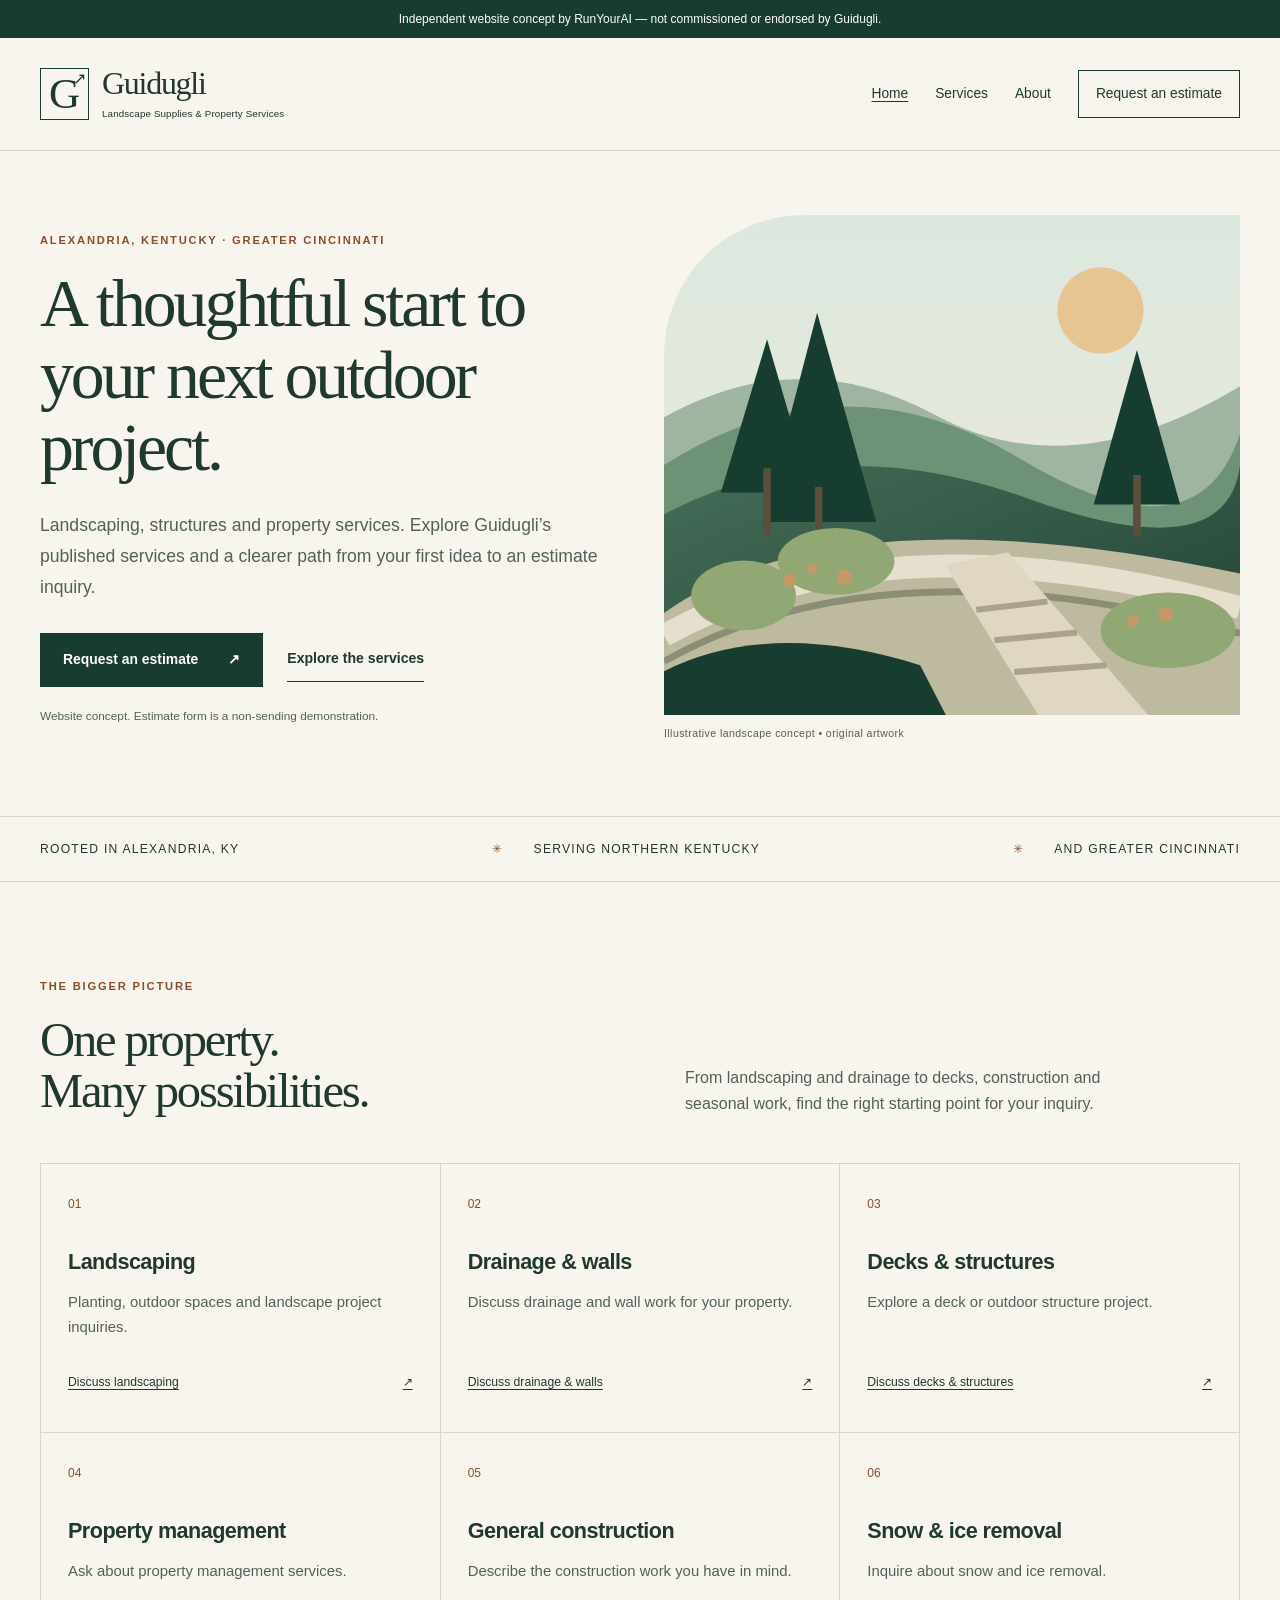
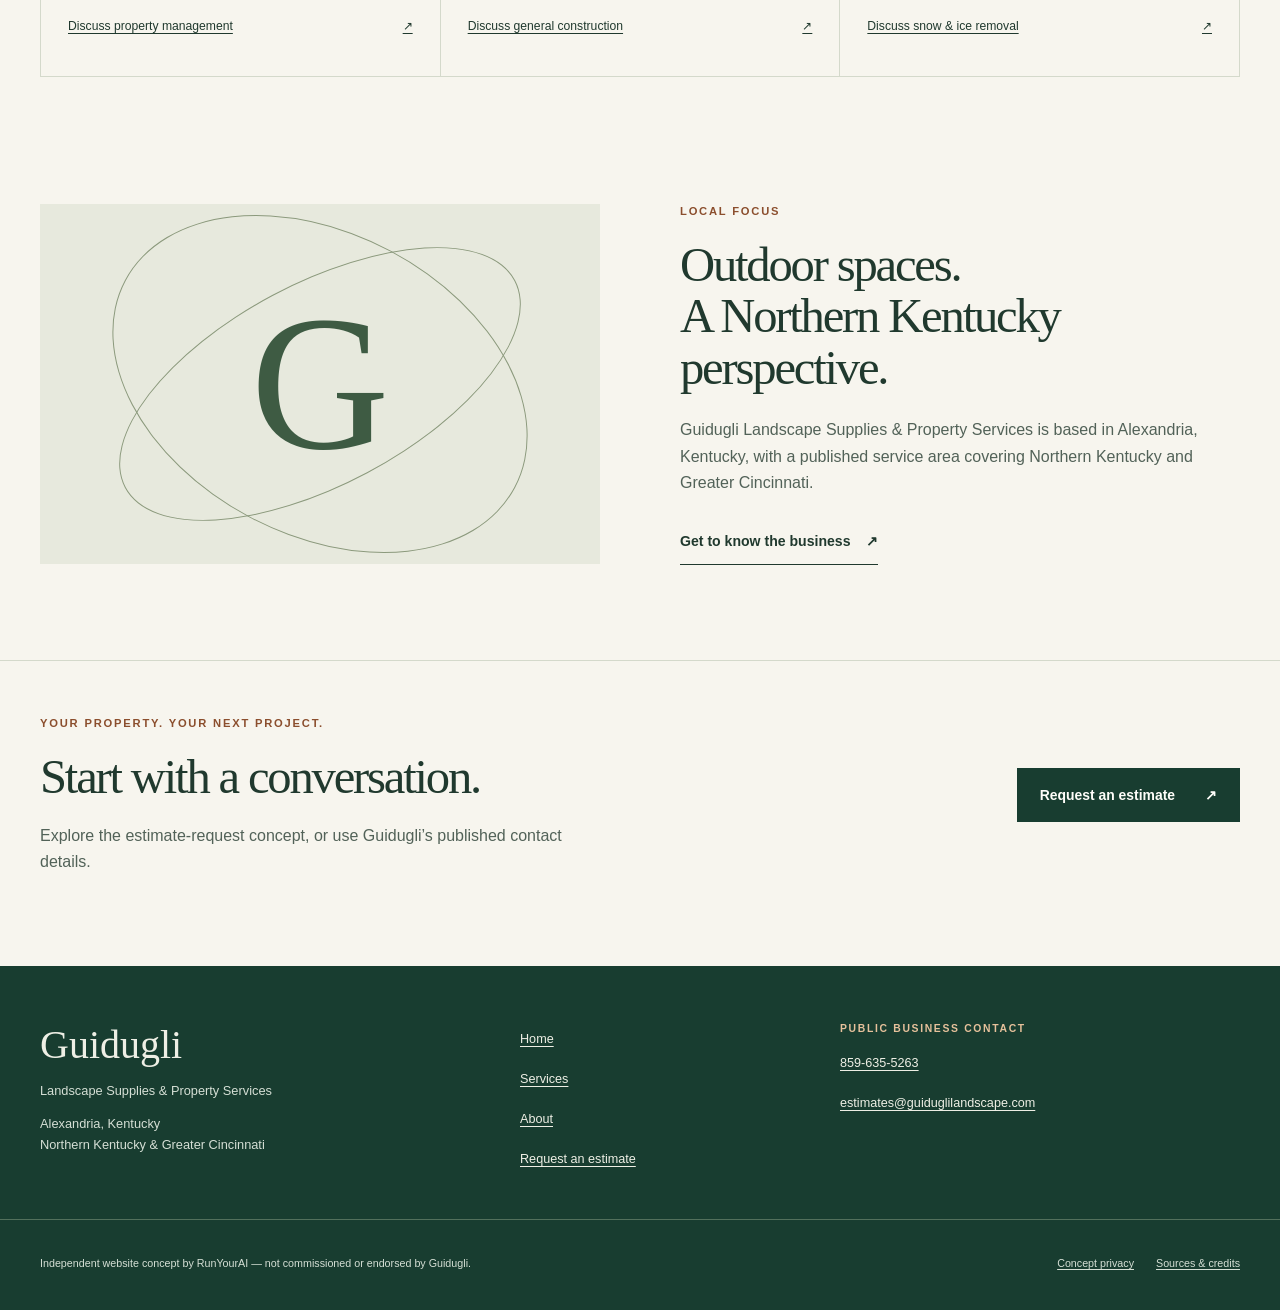
<file: index.html>
<!doctype html><html lang="en"><head><meta charset="utf-8"><meta name="viewport" content="width=device-width, initial-scale=1"><meta name="robots" content="noindex,nofollow"><meta name="description" content="An independent website concept for Guidugli Landscape Supplies & Property Services, serving Northern Kentucky and Greater Cincinnati."><meta name="theme-color" content="#183d30"><title>Landscape & Property Services in Northern Kentucky | Guidugli Concept by RunYourAI</title><link rel="stylesheet" href="style.css"><script defer src="script.js"></script></head><body><a class="skip-link" href="#main">Skip to content</a><div class="concept-notice">Independent website concept by RunYourAI — not commissioned or endorsed by Guidugli.</div><header class="site-header"><div class="wrap header-inner"><a class="brand" href="index.html" aria-label="Guidugli concept home"><span class="brand-mark" aria-hidden="true">G<span>↗</span></span><span><strong>Guidugli</strong><small>Landscape Supplies & Property Services</small></span></a><button class="nav-toggle" aria-controls="site-nav" aria-expanded="false" type="button">Menu <span aria-hidden="true">☰</span></button><nav aria-label="Main navigation"><ul class="nav-list" id="site-nav"><li><a href="index.html" aria-current="page">Home</a></li><li><a href="services.html">Services</a></li><li><a href="about.html">About</a></li><li><a href="request-estimate.html">Request an estimate</a></li></ul></nav></div></header><main id="main" tabindex="-1"><section class="hero wrap"><div class="hero-copy"><p class="eyebrow">Alexandria, Kentucky · Greater Cincinnati</p><h1>A thoughtful start to your next outdoor project.</h1><p class="lead">Landscaping, structures and property services. Explore Guidugli’s published services and a clearer path from your first idea to an estimate inquiry.</p><div class="actions"><a class="button" href="request-estimate.html">Request an estimate <span aria-hidden="true">↗</span></a><a class="text-link" href="services.html">Explore the services</a></div><p class="fine">Website concept. Estimate form is a non-sending demonstration.</p></div><figure class="landscape"><svg viewBox="0 0 760 660" role="img" aria-labelledby="landscape-title" xmlns="http://www.w3.org/2000/svg"><title id="landscape-title">Original illustrative landscape concept with layered garden beds, stone steps and trees; not a Guidugli project photograph</title><defs><linearGradient id="sky" x2="0" y2="1"><stop stop-color="#dce8df"/><stop offset="1" stop-color="#f0e8d8"/></linearGradient><linearGradient id="hill" x2="1" y2="1"><stop stop-color="#456d58"/><stop offset="1" stop-color="#203f32"/></linearGradient></defs><rect width="760" height="660" fill="url(#sky)"/><circle cx="576" cy="126" r="57" fill="#e7c593"/><path d="M0 267 Q180 167 358 264 T760 226 V660 H0Z" fill="#a0b5a1"/><path d="M0 330 Q235 180 469 321 T760 289 V660 H0Z" fill="#6e9276"/><path d="M0 395 Q217 279 480 374 T760 330 V660 H0Z" fill="url(#hill)"/><path d="M0 525 Q230 362 760 473 V660 H0Z" fill="#bdba9f"/><path d="M0 555 Q290 392 760 518" fill="none" stroke="#e6dfcd" stroke-width="30"/><path d="M0 589 Q290 426 760 552" fill="none" stroke="#8c8d75" stroke-width="9"/><path d="M494 660 L371 462 454 445 639 660Z" fill="#dfd6c3"/><g stroke="#aaa28f" stroke-width="8"><path d="M412 521L506 510M436 561L545 551M462 603L584 594"/></g><g fill="#173d30"><path d="M75 366L136 164 195 366Z"/><path d="M130 405L202 129 280 405Z"/><path d="M567 382L624 178 681 382Z"/></g><g stroke="#5b4e3c" stroke-width="10"><path d="M136 334V422M204 359V439M624 343V423"/></g><g fill="#91a774"><ellipse cx="105" cy="502" rx="69" ry="46"/><ellipse cx="227" cy="457" rx="77" ry="44"/><ellipse cx="665" cy="548" rx="89" ry="50"/></g><g fill="#c29967"><circle cx="166" cy="482" r="9"/><circle cx="196" cy="467" r="7"/><circle cx="238" cy="478" r="10"/><circle cx="619" cy="536" r="8"/><circle cx="662" cy="527" r="10"/></g><path d="M0 660V602Q139 532 338 594L372 660Z" fill="#183d30"/></svg><figcaption>Illustrative landscape concept • original artwork</figcaption></figure></section><section class="region"><div class="wrap region-inner"><span>Rooted in Alexandria, KY</span><span>Serving Northern Kentucky</span><span>And Greater Cincinnati</span></div></section><section class="section wrap"><div class="section-head"><div><p class="eyebrow">The bigger picture</p><h2>One property.<br>Many possibilities.</h2></div><p>From landscaping and drainage to decks, construction and seasonal work, find the right starting point for your inquiry.</p></div><div class="service-grid"><article class="service-card"><span class="number">01</span><h3>Landscaping</h3><p>Planting, outdoor spaces and landscape project inquiries.</p><a href="request-estimate.html?service=Landscaping">Discuss landscaping <span aria-hidden="true">↗</span></a></article><article class="service-card"><span class="number">02</span><h3>Drainage & walls</h3><p>Discuss drainage and wall work for your property.</p><a href="request-estimate.html?service=Drainage%20%26%20walls">Discuss drainage & walls <span aria-hidden="true">↗</span></a></article><article class="service-card"><span class="number">03</span><h3>Decks & structures</h3><p>Explore a deck or outdoor structure project.</p><a href="request-estimate.html?service=Decks%20%26%20structures">Discuss decks & structures <span aria-hidden="true">↗</span></a></article><article class="service-card"><span class="number">04</span><h3>Property management</h3><p>Ask about property management services.</p><a href="request-estimate.html?service=Property%20management">Discuss property management <span aria-hidden="true">↗</span></a></article><article class="service-card"><span class="number">05</span><h3>General construction</h3><p>Describe the construction work you have in mind.</p><a href="request-estimate.html?service=General%20construction">Discuss general construction <span aria-hidden="true">↗</span></a></article><article class="service-card"><span class="number">06</span><h3>Snow & ice removal</h3><p>Inquire about snow and ice removal.</p><a href="request-estimate.html?service=Snow%20%26%20ice%20removal">Discuss snow & ice removal <span aria-hidden="true">↗</span></a></article></div></section><section class="editorial wrap"><div class="line-art" aria-hidden="true"><span>G</span></div><div><p class="eyebrow">Local focus</p><h2>Outdoor spaces.<br>A Northern Kentucky perspective.</h2><p>Guidugli Landscape Supplies & Property Services is based in Alexandria, Kentucky, with a published service area covering Northern Kentucky and Greater Cincinnati.</p><a class="text-link" href="about.html">Get to know the business <span aria-hidden="true">↗</span></a></div></section><section class="closing wrap"><div><p class="eyebrow">Your property. Your next project.</p><h2>Start with a conversation.</h2><p>Explore the estimate-request concept, or use Guidugli’s published contact details.</p></div><a class="button" href="request-estimate.html">Request an estimate <span aria-hidden="true">↗</span></a></section></main><footer class="site-footer"><div class="wrap footer-main"><div><a class="footer-brand" href="index.html">Guidugli</a><p>Landscape Supplies & Property Services</p><p>Alexandria, Kentucky<br>Northern Kentucky & Greater Cincinnati</p></div><nav aria-label="Footer navigation"><a href="index.html">Home</a><a href="services.html">Services</a><a href="about.html">About</a><a href="request-estimate.html">Request an estimate</a></nav><div><p class="eyebrow">Public business contact</p><a href="tel:+18596355263">859-635-5263</a><a class="email-text" href="mailto:estimates@guiduglilandscape.com">estimates@guiduglilandscape.com</a></div></div><div class="wrap footer-bottom"><p>Independent website concept by RunYourAI — not commissioned or endorsed by Guidugli.</p><div><a href="privacy.html">Concept privacy</a><a href="credits.html">Sources & credits</a></div></div></footer></body></html>
</file>
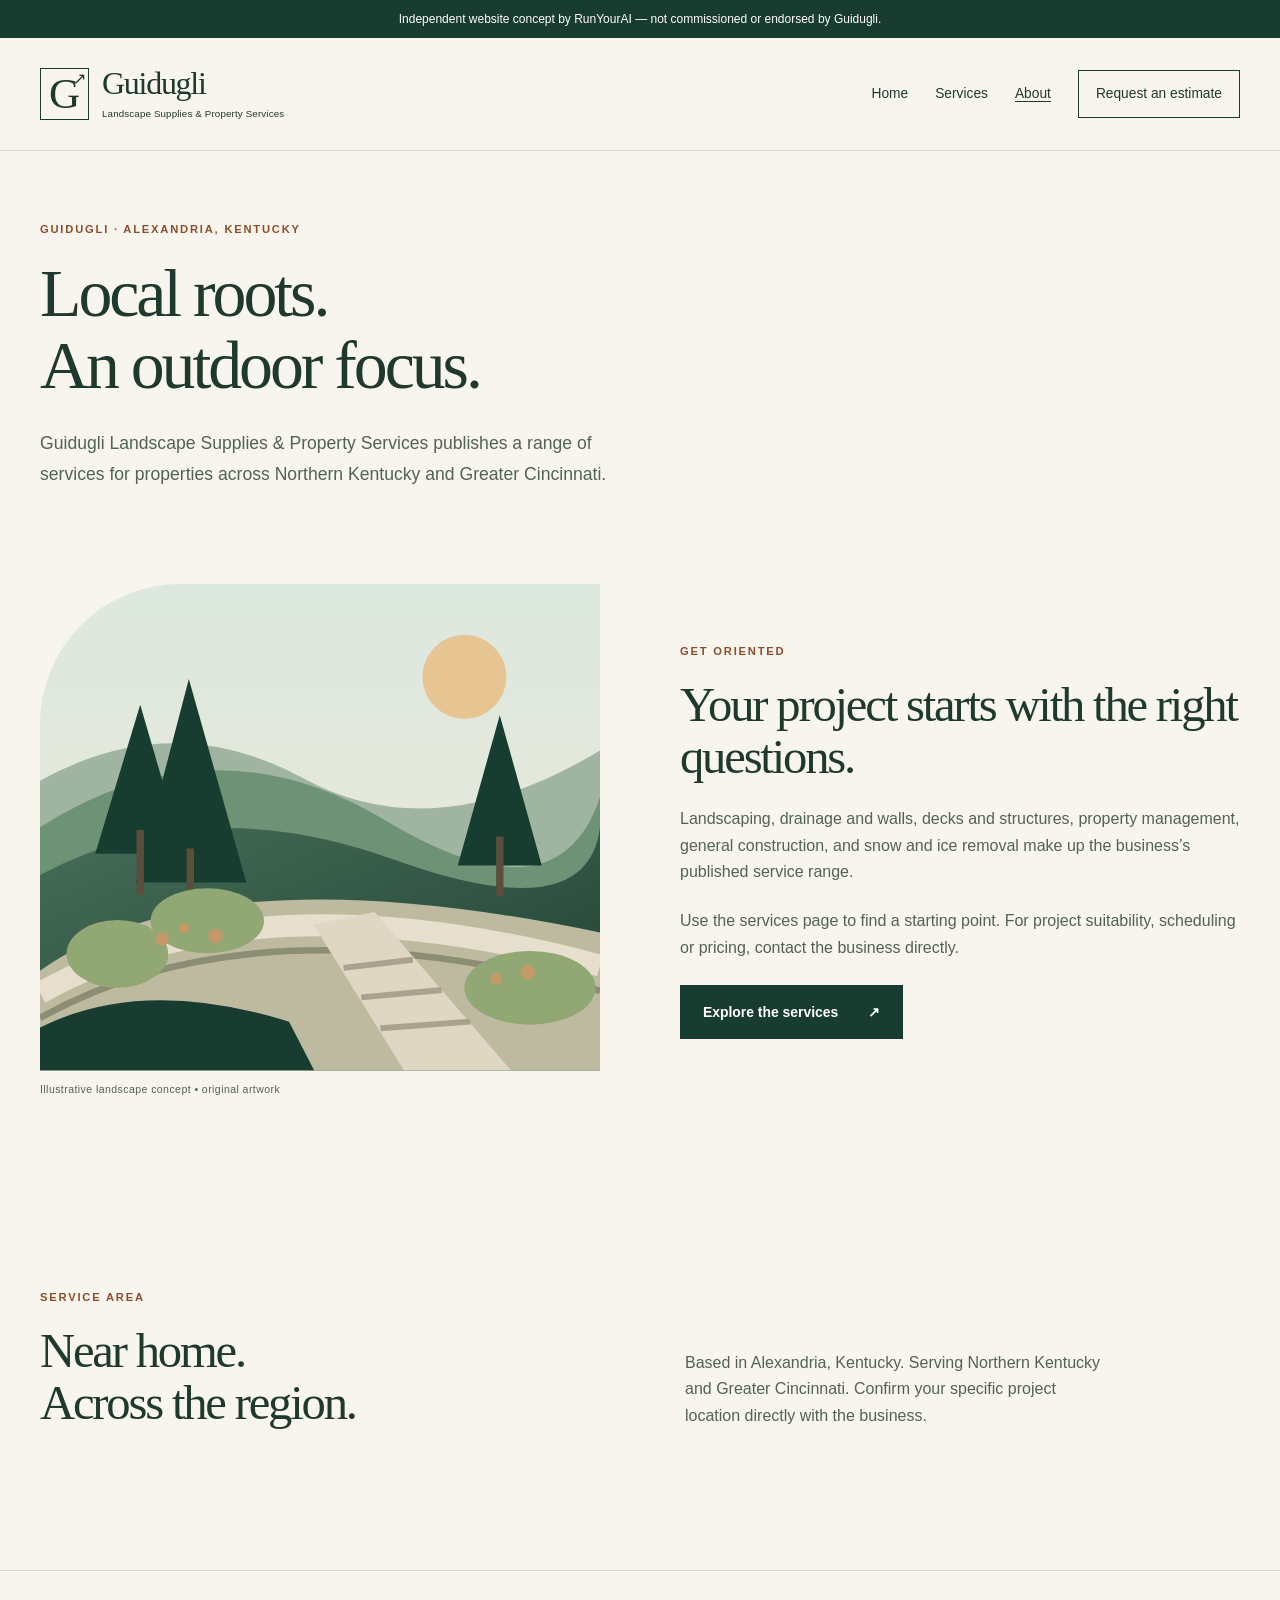
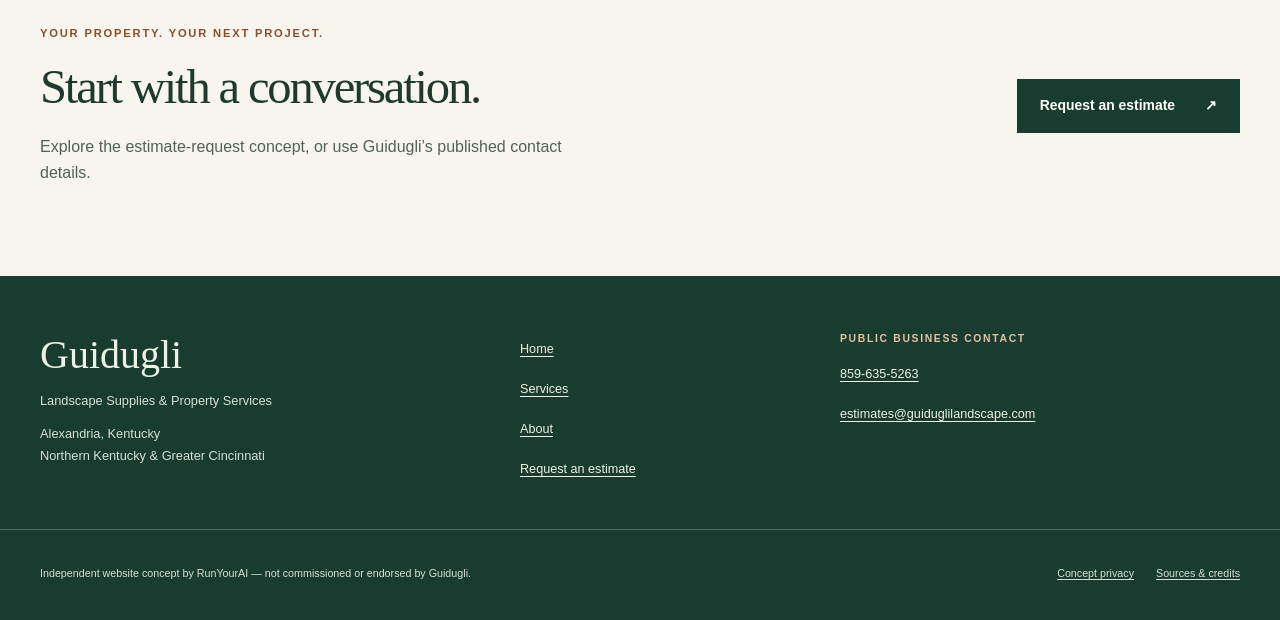
<file: about.html>
<!doctype html><html lang="en"><head><meta charset="utf-8"><meta name="viewport" content="width=device-width, initial-scale=1"><meta name="robots" content="noindex,nofollow"><meta name="description" content="Guidugli Landscape Supplies & Property Services is based in Alexandria, Kentucky and serves Northern Kentucky and Greater Cincinnati."><meta name="theme-color" content="#183d30"><title>About & Service Area | Guidugli Concept by RunYourAI</title><link rel="stylesheet" href="style.css"><script defer src="script.js"></script></head><body><a class="skip-link" href="#main">Skip to content</a><div class="concept-notice">Independent website concept by RunYourAI — not commissioned or endorsed by Guidugli.</div><header class="site-header"><div class="wrap header-inner"><a class="brand" href="index.html" aria-label="Guidugli concept home"><span class="brand-mark" aria-hidden="true">G<span>↗</span></span><span><strong>Guidugli</strong><small>Landscape Supplies & Property Services</small></span></a><button class="nav-toggle" aria-controls="site-nav" aria-expanded="false" type="button">Menu <span aria-hidden="true">☰</span></button><nav aria-label="Main navigation"><ul class="nav-list" id="site-nav"><li><a href="index.html">Home</a></li><li><a href="services.html">Services</a></li><li><a href="about.html" aria-current="page">About</a></li><li><a href="request-estimate.html">Request an estimate</a></li></ul></nav></div></header><main id="main" tabindex="-1"><section class="page-hero wrap"><p class="eyebrow">Guidugli · Alexandria, Kentucky</p><h1>Local roots.<br>An outdoor focus.</h1><p class="lead">Guidugli Landscape Supplies & Property Services publishes a range of services for properties across Northern Kentucky and Greater Cincinnati.</p></section><section class="editorial wrap"><figure class="landscape"><svg viewBox="0 0 760 660" role="img" aria-labelledby="landscape-title" xmlns="http://www.w3.org/2000/svg"><title id="landscape-title">Original illustrative landscape concept with layered garden beds, stone steps and trees; not a Guidugli project photograph</title><defs><linearGradient id="sky" x2="0" y2="1"><stop stop-color="#dce8df"/><stop offset="1" stop-color="#f0e8d8"/></linearGradient><linearGradient id="hill" x2="1" y2="1"><stop stop-color="#456d58"/><stop offset="1" stop-color="#203f32"/></linearGradient></defs><rect width="760" height="660" fill="url(#sky)"/><circle cx="576" cy="126" r="57" fill="#e7c593"/><path d="M0 267 Q180 167 358 264 T760 226 V660 H0Z" fill="#a0b5a1"/><path d="M0 330 Q235 180 469 321 T760 289 V660 H0Z" fill="#6e9276"/><path d="M0 395 Q217 279 480 374 T760 330 V660 H0Z" fill="url(#hill)"/><path d="M0 525 Q230 362 760 473 V660 H0Z" fill="#bdba9f"/><path d="M0 555 Q290 392 760 518" fill="none" stroke="#e6dfcd" stroke-width="30"/><path d="M0 589 Q290 426 760 552" fill="none" stroke="#8c8d75" stroke-width="9"/><path d="M494 660 L371 462 454 445 639 660Z" fill="#dfd6c3"/><g stroke="#aaa28f" stroke-width="8"><path d="M412 521L506 510M436 561L545 551M462 603L584 594"/></g><g fill="#173d30"><path d="M75 366L136 164 195 366Z"/><path d="M130 405L202 129 280 405Z"/><path d="M567 382L624 178 681 382Z"/></g><g stroke="#5b4e3c" stroke-width="10"><path d="M136 334V422M204 359V439M624 343V423"/></g><g fill="#91a774"><ellipse cx="105" cy="502" rx="69" ry="46"/><ellipse cx="227" cy="457" rx="77" ry="44"/><ellipse cx="665" cy="548" rx="89" ry="50"/></g><g fill="#c29967"><circle cx="166" cy="482" r="9"/><circle cx="196" cy="467" r="7"/><circle cx="238" cy="478" r="10"/><circle cx="619" cy="536" r="8"/><circle cx="662" cy="527" r="10"/></g><path d="M0 660V602Q139 532 338 594L372 660Z" fill="#183d30"/></svg><figcaption>Illustrative landscape concept • original artwork</figcaption></figure><div><p class="eyebrow">Get oriented</p><h2>Your project starts with the right questions.</h2><p>Landscaping, drainage and walls, decks and structures, property management, general construction, and snow and ice removal make up the business’s published service range.</p><p>Use the services page to find a starting point. For project suitability, scheduling or pricing, contact the business directly.</p><a class="button" href="services.html">Explore the services <span aria-hidden="true">↗</span></a></div></section><section class="section wrap"><div class="section-head"><div><p class="eyebrow">Service area</p><h2>Near home.<br>Across the region.</h2></div><p>Based in Alexandria, Kentucky. Serving Northern Kentucky and Greater Cincinnati. Confirm your specific project location directly with the business.</p></div></section><section class="closing wrap"><div><p class="eyebrow">Your property. Your next project.</p><h2>Start with a conversation.</h2><p>Explore the estimate-request concept, or use Guidugli’s published contact details.</p></div><a class="button" href="request-estimate.html">Request an estimate <span aria-hidden="true">↗</span></a></section></main><footer class="site-footer"><div class="wrap footer-main"><div><a class="footer-brand" href="index.html">Guidugli</a><p>Landscape Supplies & Property Services</p><p>Alexandria, Kentucky<br>Northern Kentucky & Greater Cincinnati</p></div><nav aria-label="Footer navigation"><a href="index.html">Home</a><a href="services.html">Services</a><a href="about.html">About</a><a href="request-estimate.html">Request an estimate</a></nav><div><p class="eyebrow">Public business contact</p><a href="tel:+18596355263">859-635-5263</a><a class="email-text" href="mailto:estimates@guiduglilandscape.com">estimates@guiduglilandscape.com</a></div></div><div class="wrap footer-bottom"><p>Independent website concept by RunYourAI — not commissioned or endorsed by Guidugli.</p><div><a href="privacy.html">Concept privacy</a><a href="credits.html">Sources & credits</a></div></div></footer></body></html>
</file>
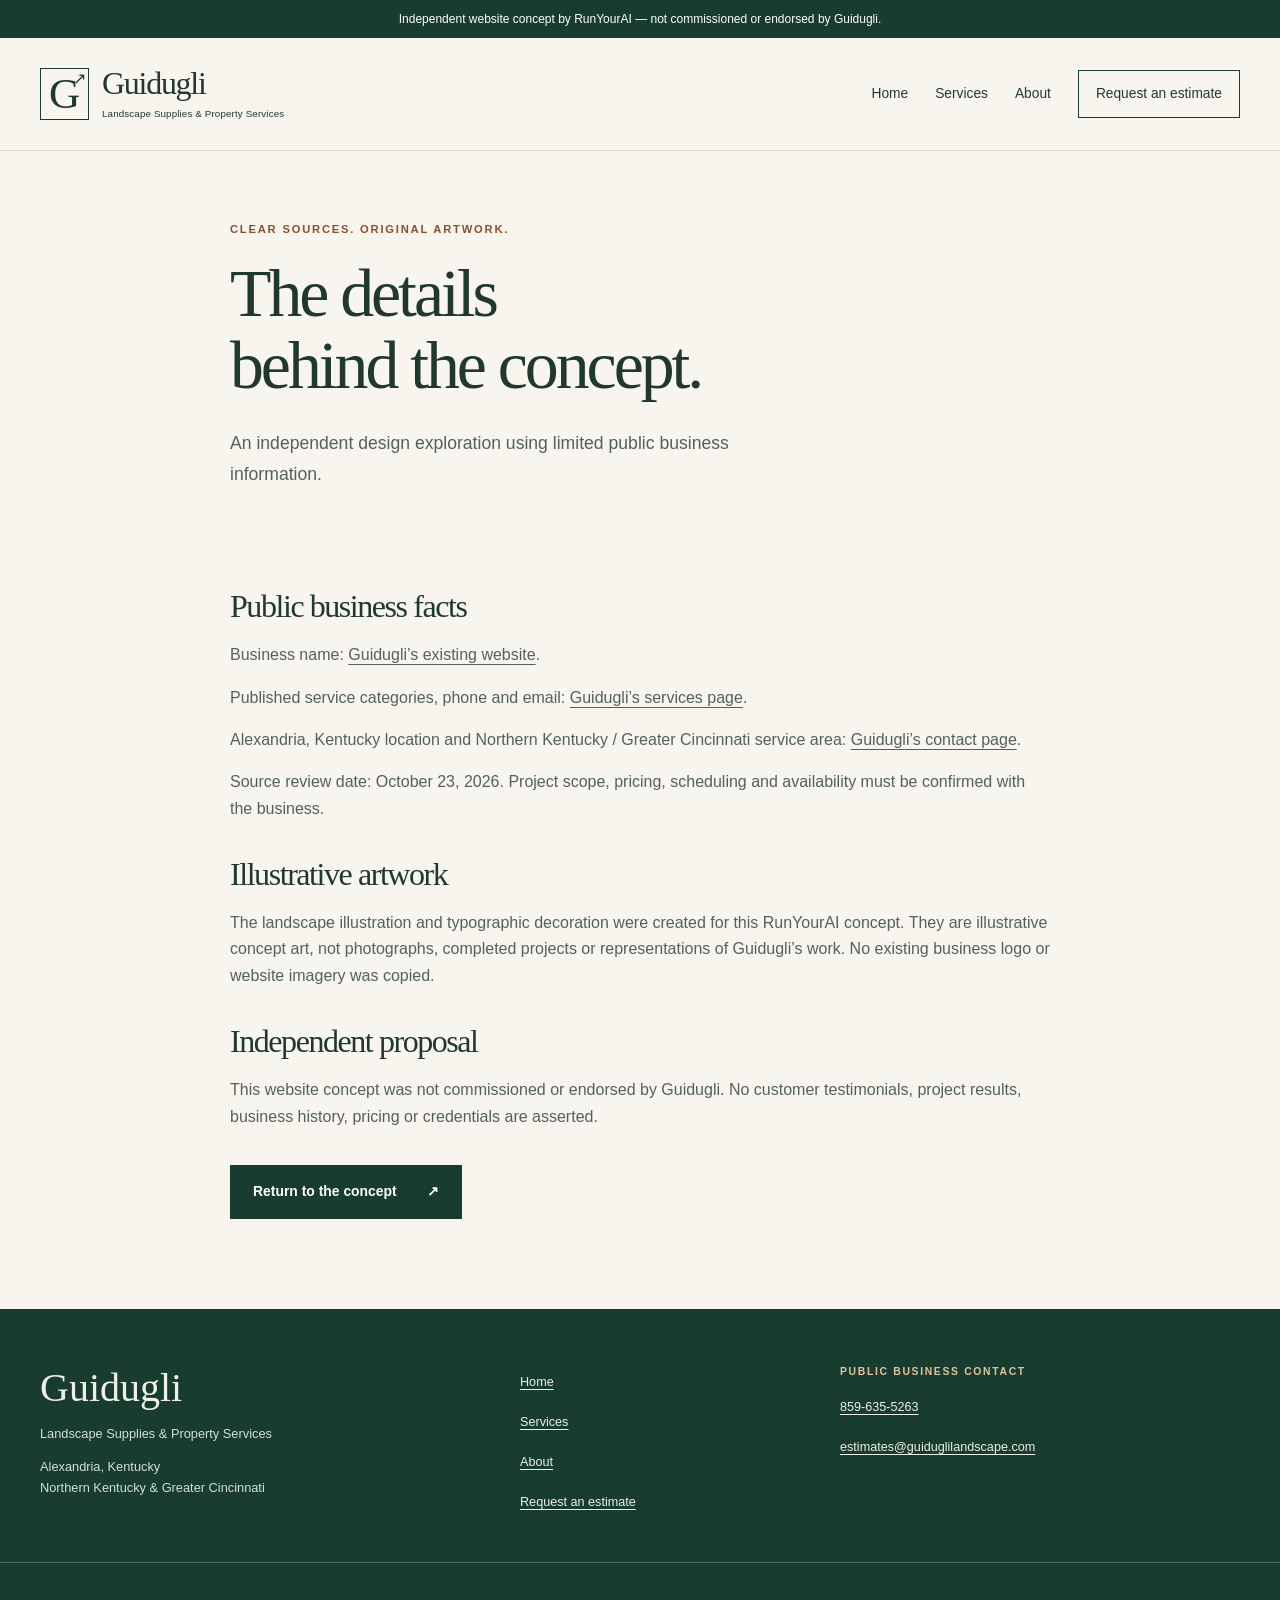
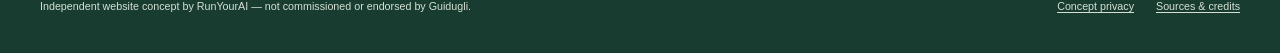
<file: credits.html>
<!doctype html><html lang="en"><head><meta charset="utf-8"><meta name="viewport" content="width=device-width, initial-scale=1"><meta name="robots" content="noindex,nofollow"><meta name="description" content="Public source information and original artwork credits for this independent Guidugli website concept by RunYourAI."><meta name="theme-color" content="#183d30"><title>Sources & Artwork Credits | Guidugli Concept by RunYourAI</title><link rel="stylesheet" href="style.css"><script defer src="script.js"></script></head><body><a class="skip-link" href="#main">Skip to content</a><div class="concept-notice">Independent website concept by RunYourAI — not commissioned or endorsed by Guidugli.</div><header class="site-header"><div class="wrap header-inner"><a class="brand" href="index.html" aria-label="Guidugli concept home"><span class="brand-mark" aria-hidden="true">G<span>↗</span></span><span><strong>Guidugli</strong><small>Landscape Supplies & Property Services</small></span></a><button class="nav-toggle" aria-controls="site-nav" aria-expanded="false" type="button">Menu <span aria-hidden="true">☰</span></button><nav aria-label="Main navigation"><ul class="nav-list" id="site-nav"><li><a href="index.html">Home</a></li><li><a href="services.html">Services</a></li><li><a href="about.html">About</a></li><li><a href="request-estimate.html">Request an estimate</a></li></ul></nav></div></header><main id="main" tabindex="-1"><section class="page-hero wrap narrow"><p class="eyebrow">Clear sources. Original artwork.</p><h1>The details<br>behind the concept.</h1><p class="lead">An independent design exploration using limited public business information.</p></section><section class="prose wrap narrow"><h2>Public business facts</h2><p>Business name: <a href="https://guiduglilandscape.com/" rel="noopener noreferrer">Guidugli’s existing website</a>.</p><p>Published service categories, phone and email: <a href="https://guiduglilandscape.com/services/" rel="noopener noreferrer">Guidugli’s services page</a>.</p><p>Alexandria, Kentucky location and Northern Kentucky / Greater Cincinnati service area: <a href="https://guiduglilandscape.com/contact/" rel="noopener noreferrer">Guidugli’s contact page</a>.</p><p>Source review date: October 23, 2026. Project scope, pricing, scheduling and availability must be confirmed with the business.</p><h2>Illustrative artwork</h2><p>The landscape illustration and typographic decoration were created for this RunYourAI concept. They are illustrative concept art, not photographs, completed projects or representations of Guidugli’s work. No existing business logo or website imagery was copied.</p><h2>Independent proposal</h2><p>This website concept was not commissioned or endorsed by Guidugli. No customer testimonials, project results, business history, pricing or credentials are asserted.</p><a class="button" href="index.html">Return to the concept <span aria-hidden="true">↗</span></a></section></main><footer class="site-footer"><div class="wrap footer-main"><div><a class="footer-brand" href="index.html">Guidugli</a><p>Landscape Supplies & Property Services</p><p>Alexandria, Kentucky<br>Northern Kentucky & Greater Cincinnati</p></div><nav aria-label="Footer navigation"><a href="index.html">Home</a><a href="services.html">Services</a><a href="about.html">About</a><a href="request-estimate.html">Request an estimate</a></nav><div><p class="eyebrow">Public business contact</p><a href="tel:+18596355263">859-635-5263</a><a class="email-text" href="mailto:estimates@guiduglilandscape.com">estimates@guiduglilandscape.com</a></div></div><div class="wrap footer-bottom"><p>Independent website concept by RunYourAI — not commissioned or endorsed by Guidugli.</p><div><a href="privacy.html">Concept privacy</a><a href="credits.html">Sources & credits</a></div></div></footer></body></html>
</file>
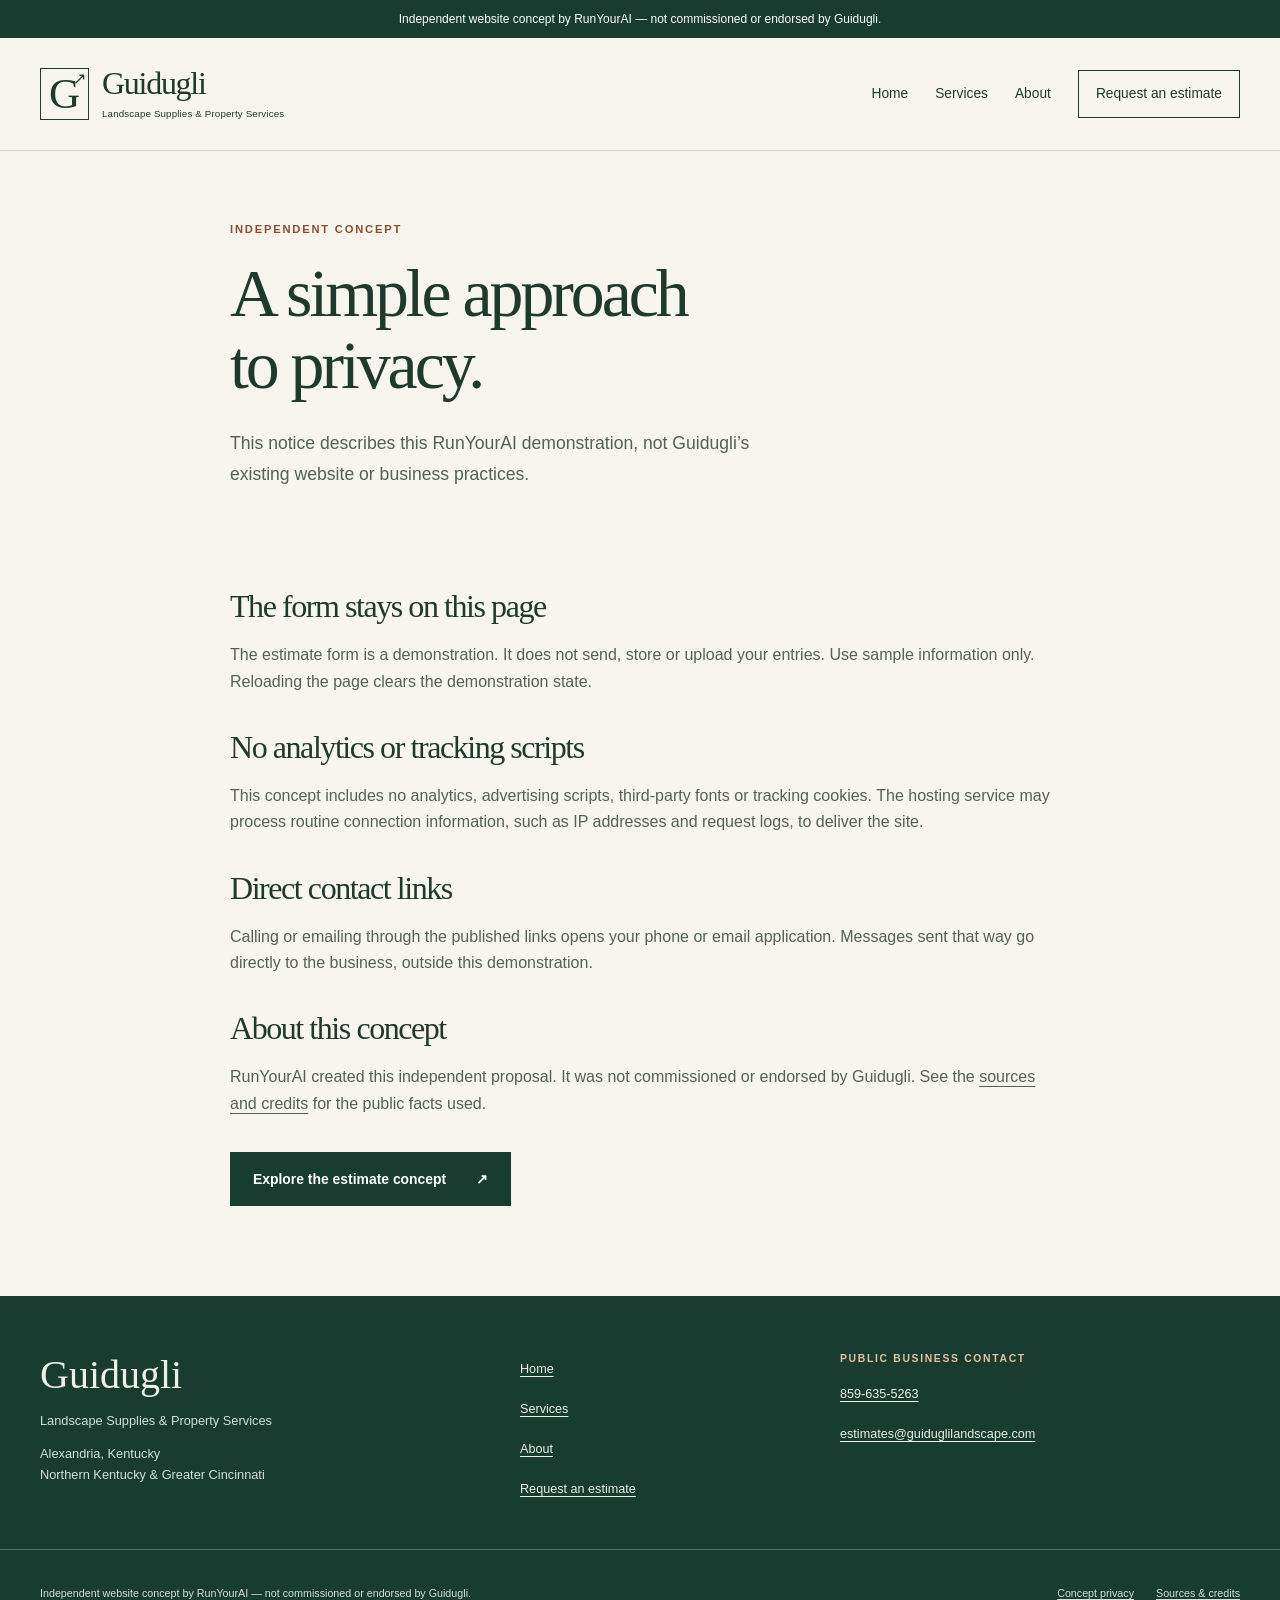
<file: privacy.html>
<!doctype html><html lang="en"><head><meta charset="utf-8"><meta name="viewport" content="width=device-width, initial-scale=1"><meta name="robots" content="noindex,nofollow"><meta name="description" content="Privacy information for this independent, non-sending RunYourAI website concept."><meta name="theme-color" content="#183d30"><title>Concept Privacy Notice | Guidugli Concept by RunYourAI</title><link rel="stylesheet" href="style.css"><script defer src="script.js"></script></head><body><a class="skip-link" href="#main">Skip to content</a><div class="concept-notice">Independent website concept by RunYourAI — not commissioned or endorsed by Guidugli.</div><header class="site-header"><div class="wrap header-inner"><a class="brand" href="index.html" aria-label="Guidugli concept home"><span class="brand-mark" aria-hidden="true">G<span>↗</span></span><span><strong>Guidugli</strong><small>Landscape Supplies & Property Services</small></span></a><button class="nav-toggle" aria-controls="site-nav" aria-expanded="false" type="button">Menu <span aria-hidden="true">☰</span></button><nav aria-label="Main navigation"><ul class="nav-list" id="site-nav"><li><a href="index.html">Home</a></li><li><a href="services.html">Services</a></li><li><a href="about.html">About</a></li><li><a href="request-estimate.html">Request an estimate</a></li></ul></nav></div></header><main id="main" tabindex="-1"><section class="page-hero wrap narrow"><p class="eyebrow">Independent concept</p><h1>A simple approach<br>to privacy.</h1><p class="lead">This notice describes this RunYourAI demonstration, not Guidugli’s existing website or business practices.</p></section><section class="prose wrap narrow"><h2>The form stays on this page</h2><p>The estimate form is a demonstration. It does not send, store or upload your entries. Use sample information only. Reloading the page clears the demonstration state.</p><h2>No analytics or tracking scripts</h2><p>This concept includes no analytics, advertising scripts, third-party fonts or tracking cookies. The hosting service may process routine connection information, such as IP addresses and request logs, to deliver the site.</p><h2>Direct contact links</h2><p>Calling or emailing through the published links opens your phone or email application. Messages sent that way go directly to the business, outside this demonstration.</p><h2>About this concept</h2><p>RunYourAI created this independent proposal. It was not commissioned or endorsed by Guidugli. See the <a href="credits.html">sources and credits</a> for the public facts used.</p><a class="button" href="request-estimate.html">Explore the estimate concept <span aria-hidden="true">↗</span></a></section></main><footer class="site-footer"><div class="wrap footer-main"><div><a class="footer-brand" href="index.html">Guidugli</a><p>Landscape Supplies & Property Services</p><p>Alexandria, Kentucky<br>Northern Kentucky & Greater Cincinnati</p></div><nav aria-label="Footer navigation"><a href="index.html">Home</a><a href="services.html">Services</a><a href="about.html">About</a><a href="request-estimate.html">Request an estimate</a></nav><div><p class="eyebrow">Public business contact</p><a href="tel:+18596355263">859-635-5263</a><a class="email-text" href="mailto:estimates@guiduglilandscape.com">estimates@guiduglilandscape.com</a></div></div><div class="wrap footer-bottom"><p>Independent website concept by RunYourAI — not commissioned or endorsed by Guidugli.</p><div><a href="privacy.html">Concept privacy</a><a href="credits.html">Sources & credits</a></div></div></footer></body></html>
</file>
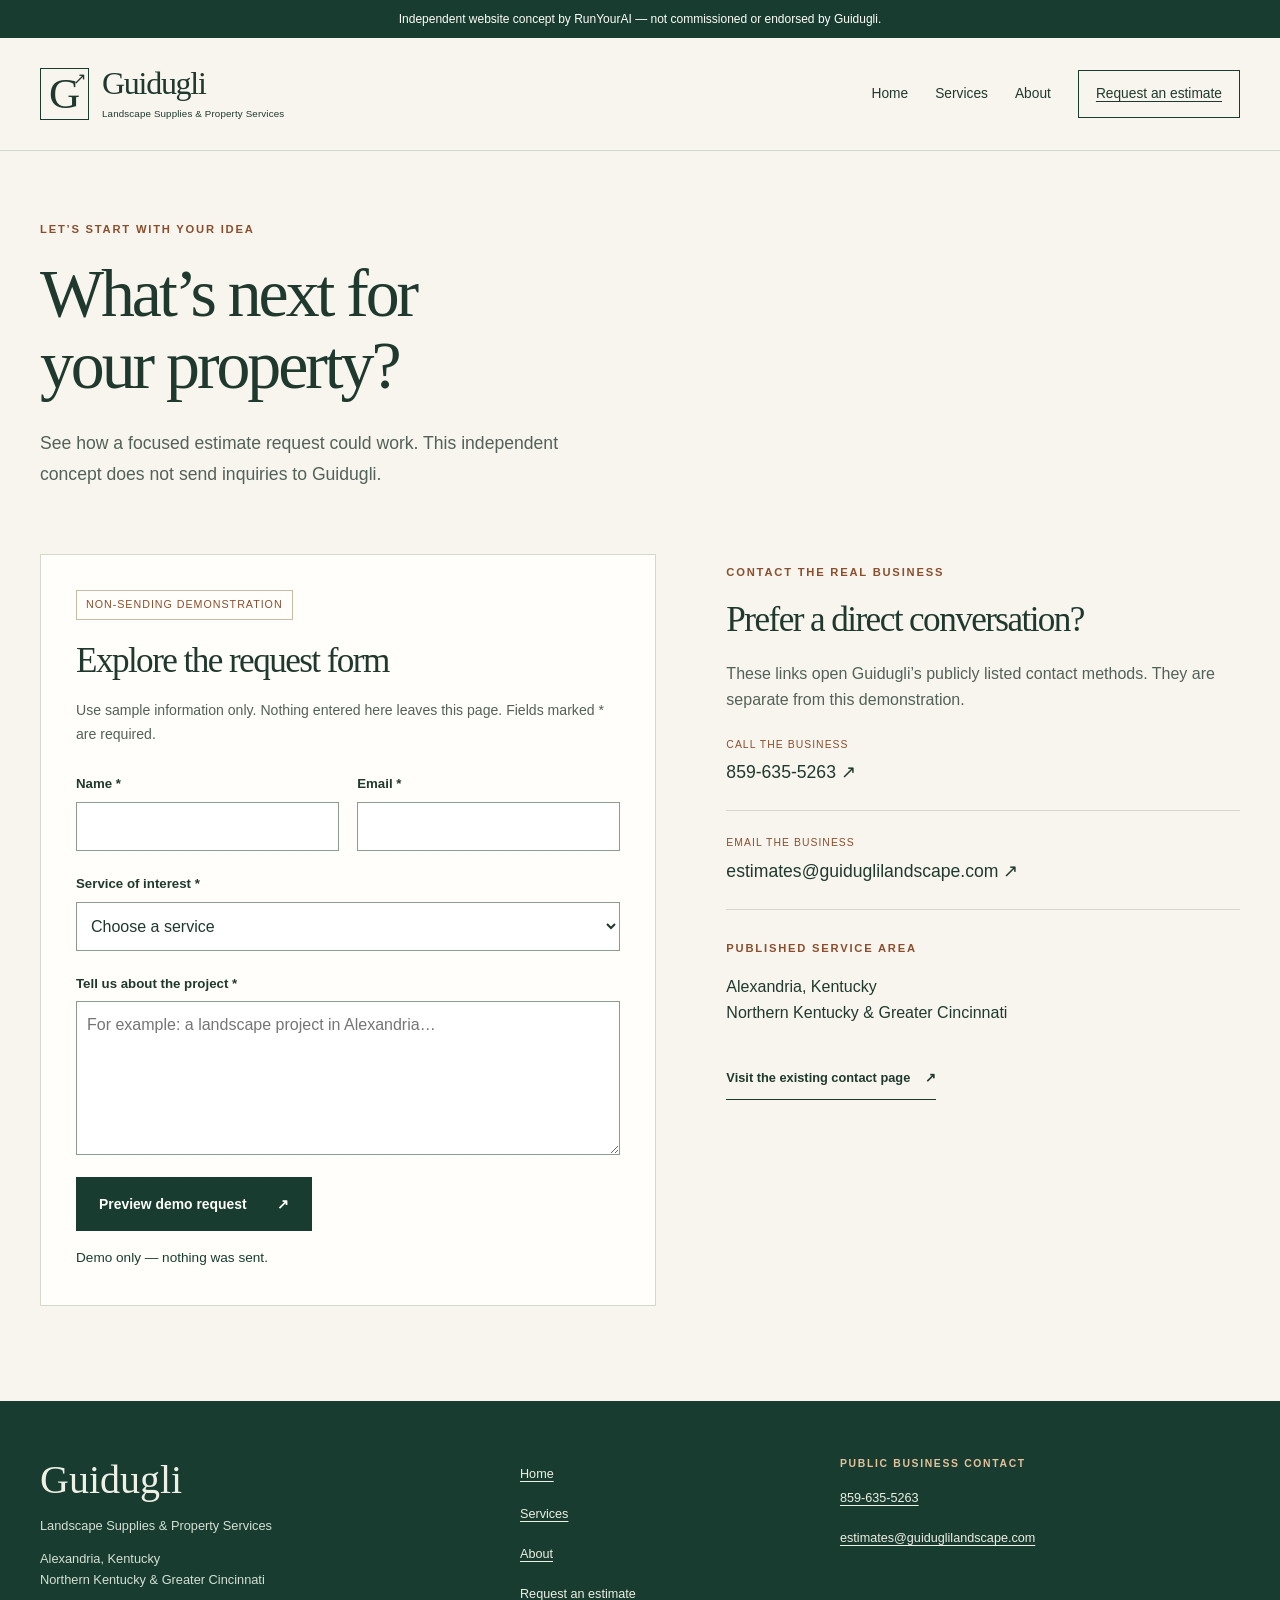
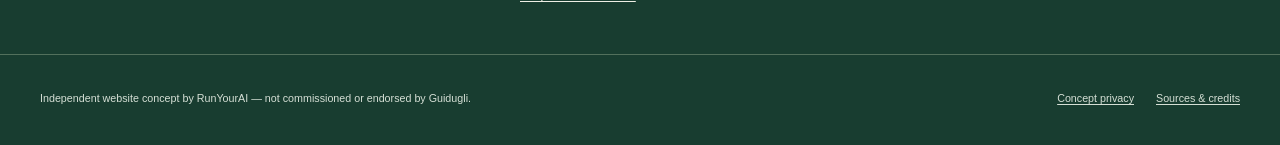
<file: request-estimate.html>
<!doctype html><html lang="en"><head><meta charset="utf-8"><meta name="viewport" content="width=device-width, initial-scale=1"><meta name="robots" content="noindex,nofollow"><meta name="description" content="Try a clearly labeled non-sending estimate form concept, or access Guidugli’s published phone and email contact details."><meta name="theme-color" content="#183d30"><title>Request an Estimate — Demo | Guidugli Concept by RunYourAI</title><link rel="stylesheet" href="style.css"><script defer src="script.js"></script></head><body><a class="skip-link" href="#main">Skip to content</a><div class="concept-notice">Independent website concept by RunYourAI — not commissioned or endorsed by Guidugli.</div><header class="site-header"><div class="wrap header-inner"><a class="brand" href="index.html" aria-label="Guidugli concept home"><span class="brand-mark" aria-hidden="true">G<span>↗</span></span><span><strong>Guidugli</strong><small>Landscape Supplies & Property Services</small></span></a><button class="nav-toggle" aria-controls="site-nav" aria-expanded="false" type="button">Menu <span aria-hidden="true">☰</span></button><nav aria-label="Main navigation"><ul class="nav-list" id="site-nav"><li><a href="index.html">Home</a></li><li><a href="services.html">Services</a></li><li><a href="about.html">About</a></li><li><a href="request-estimate.html" aria-current="page">Request an estimate</a></li></ul></nav></div></header><main id="main" tabindex="-1"><section class="page-hero wrap"><p class="eyebrow">Let’s start with your idea</p><h1>What’s next for<br>your property?</h1><p class="lead">See how a focused estimate request could work. This independent concept does not send inquiries to Guidugli.</p></section><section class="contact-layout wrap"><div class="form-card"><div class="demo-label">Non-sending demonstration</div><h2>Explore the request form</h2><p id="form-help">Use sample information only. Nothing entered here leaves this page. Fields marked * are required.</p><form id="estimate-form" aria-describedby="form-help"><div class="form-row"><div><label for="name">Name *</label><input id="name" name="name" autocomplete="off" required maxlength="100"></div><div><label for="email">Email *</label><input id="email" name="email" type="email" autocomplete="off" required maxlength="150"></div></div><label for="service">Service of interest *</label><select id="service" name="service" required><option value="">Choose a service</option><option>Landscaping</option><option>Drainage & walls</option><option>Decks & structures</option><option>Property management</option><option>General construction</option><option>Snow & ice removal</option><option>Not sure yet</option></select><label for="project">Tell us about the project *</label><textarea id="project" name="project" rows="5" required maxlength="2500" placeholder="For example: a landscape project in Alexandria…"></textarea><button class="button" type="submit">Preview demo request <span aria-hidden="true">↗</span></button><p class="form-status" id="form-status" role="status" tabindex="-1">Demo only — nothing was sent.</p></form></div><aside class="contact-aside"><p class="eyebrow">Contact the real business</p><h2>Prefer a direct conversation?</h2><p>These links open Guidugli’s publicly listed contact methods. They are separate from this demonstration.</p><a class="contact-link" href="tel:+18596355263"><small>Call the business</small>859-635-5263 <span aria-hidden="true">↗</span></a><a class="contact-link" href="mailto:estimates@guiduglilandscape.com"><small>Email the business</small><span class="email-text">estimates@guiduglilandscape.com</span> <span aria-hidden="true">↗</span></a><div class="area"><p class="eyebrow">Published service area</p><p>Alexandria, Kentucky<br>Northern Kentucky & Greater Cincinnati</p></div><a class="text-link" href="https://guiduglilandscape.com/contact/" rel="noopener noreferrer">Visit the existing contact page <span aria-hidden="true">↗</span></a></aside></section></main><footer class="site-footer"><div class="wrap footer-main"><div><a class="footer-brand" href="index.html">Guidugli</a><p>Landscape Supplies & Property Services</p><p>Alexandria, Kentucky<br>Northern Kentucky & Greater Cincinnati</p></div><nav aria-label="Footer navigation"><a href="index.html">Home</a><a href="services.html">Services</a><a href="about.html">About</a><a href="request-estimate.html">Request an estimate</a></nav><div><p class="eyebrow">Public business contact</p><a href="tel:+18596355263">859-635-5263</a><a class="email-text" href="mailto:estimates@guiduglilandscape.com">estimates@guiduglilandscape.com</a></div></div><div class="wrap footer-bottom"><p>Independent website concept by RunYourAI — not commissioned or endorsed by Guidugli.</p><div><a href="privacy.html">Concept privacy</a><a href="credits.html">Sources & credits</a></div></div></footer></body></html>
</file>
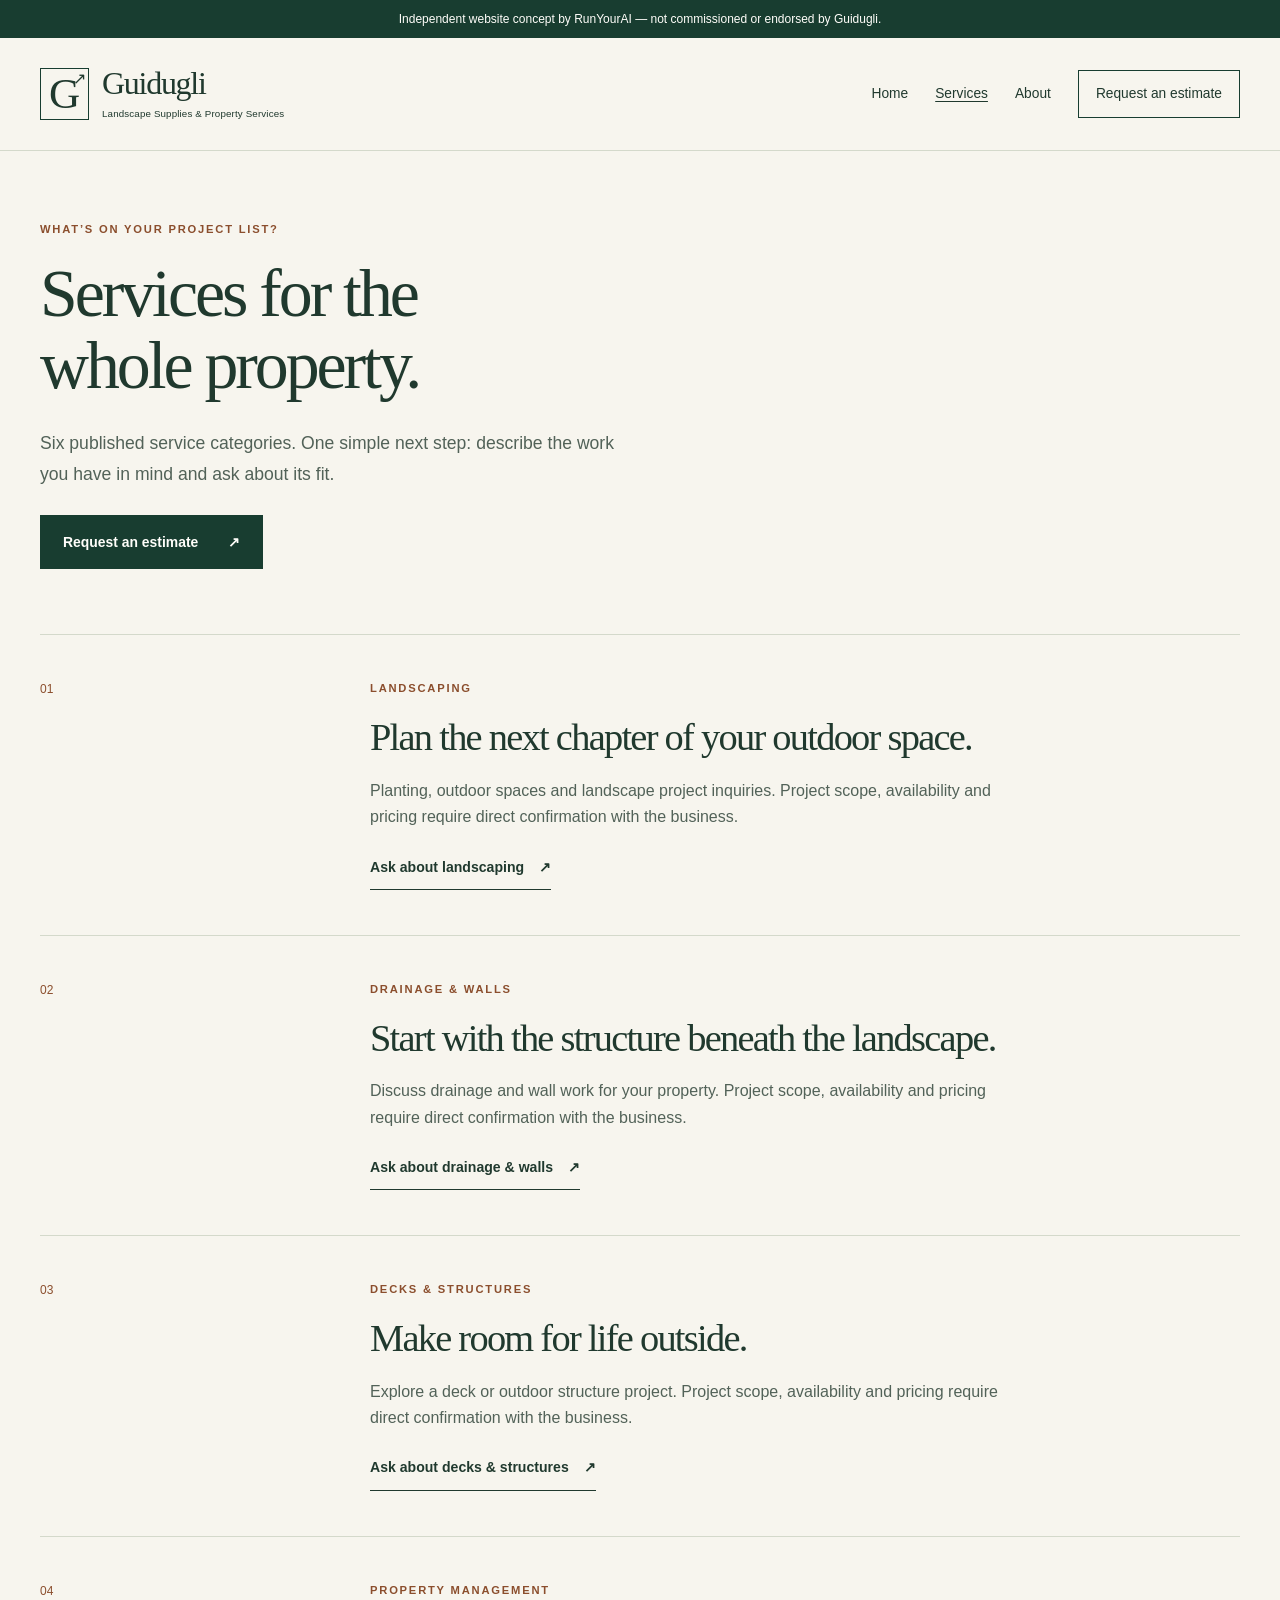
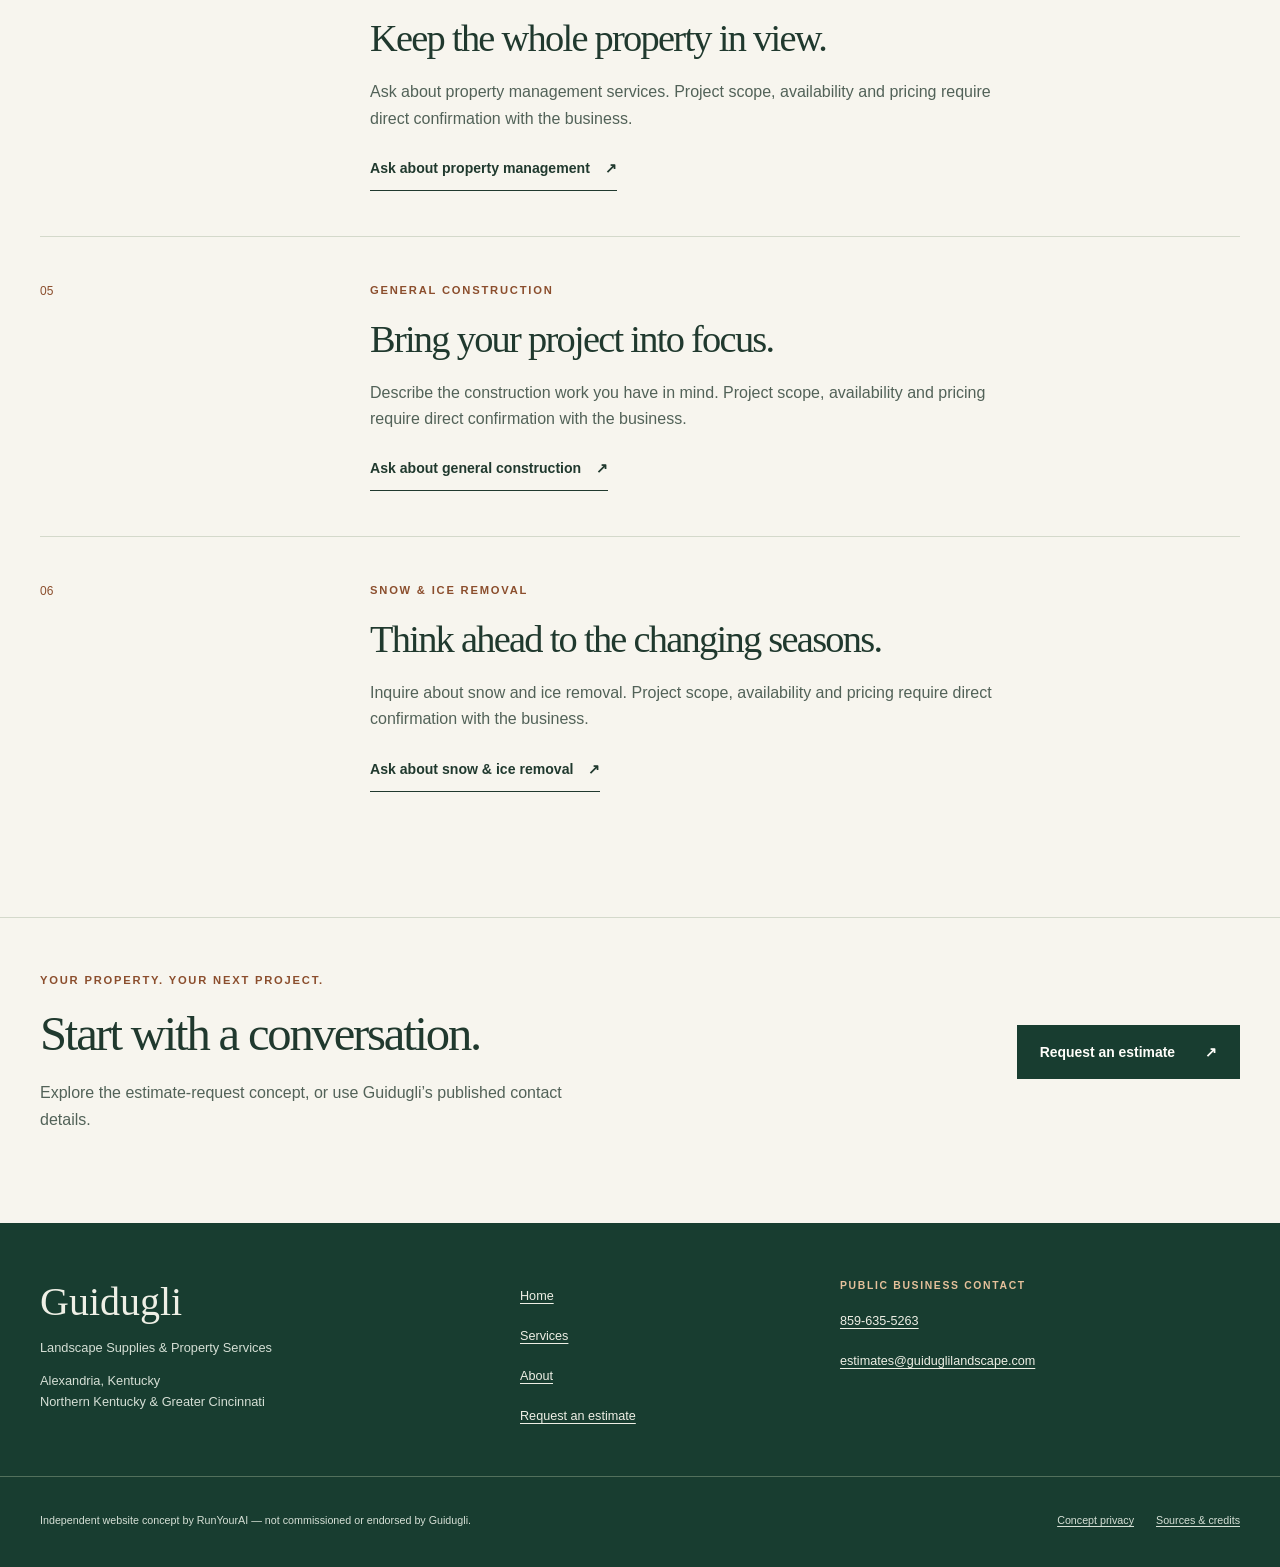
<file: services.html>
<!doctype html><html lang="en"><head><meta charset="utf-8"><meta name="viewport" content="width=device-width, initial-scale=1"><meta name="robots" content="noindex,nofollow"><meta name="description" content="Explore Guidugli’s published landscaping, drainage, construction, property management, decks and snow removal services."><meta name="theme-color" content="#183d30"><title>Services | Guidugli Concept by RunYourAI</title><link rel="stylesheet" href="style.css"><script defer src="script.js"></script></head><body><a class="skip-link" href="#main">Skip to content</a><div class="concept-notice">Independent website concept by RunYourAI — not commissioned or endorsed by Guidugli.</div><header class="site-header"><div class="wrap header-inner"><a class="brand" href="index.html" aria-label="Guidugli concept home"><span class="brand-mark" aria-hidden="true">G<span>↗</span></span><span><strong>Guidugli</strong><small>Landscape Supplies & Property Services</small></span></a><button class="nav-toggle" aria-controls="site-nav" aria-expanded="false" type="button">Menu <span aria-hidden="true">☰</span></button><nav aria-label="Main navigation"><ul class="nav-list" id="site-nav"><li><a href="index.html">Home</a></li><li><a href="services.html" aria-current="page">Services</a></li><li><a href="about.html">About</a></li><li><a href="request-estimate.html">Request an estimate</a></li></ul></nav></div></header><main id="main" tabindex="-1"><section class="page-hero wrap"><p class="eyebrow">What’s on your project list?</p><h1>Services for the<br>whole property.</h1><p class="lead">Six published service categories. One simple next step: describe the work you have in mind and ask about its fit.</p><a class="button" href="request-estimate.html">Request an estimate <span aria-hidden="true">↗</span></a></section><section class="wrap service-detail"><article><span class="number">01</span><div><p class="eyebrow">Landscaping</p><h2>Plan the next chapter of your outdoor space.</h2><p>Planting, outdoor spaces and landscape project inquiries. Project scope, availability and pricing require direct confirmation with the business.</p><a class="text-link" href="request-estimate.html?service=Landscaping">Ask about landscaping <span aria-hidden="true">↗</span></a></div></article><article><span class="number">02</span><div><p class="eyebrow">Drainage & walls</p><h2>Start with the structure beneath the landscape.</h2><p>Discuss drainage and wall work for your property. Project scope, availability and pricing require direct confirmation with the business.</p><a class="text-link" href="request-estimate.html?service=Drainage%20%26%20walls">Ask about drainage & walls <span aria-hidden="true">↗</span></a></div></article><article><span class="number">03</span><div><p class="eyebrow">Decks & structures</p><h2>Make room for life outside.</h2><p>Explore a deck or outdoor structure project. Project scope, availability and pricing require direct confirmation with the business.</p><a class="text-link" href="request-estimate.html?service=Decks%20%26%20structures">Ask about decks & structures <span aria-hidden="true">↗</span></a></div></article><article><span class="number">04</span><div><p class="eyebrow">Property management</p><h2>Keep the whole property in view.</h2><p>Ask about property management services. Project scope, availability and pricing require direct confirmation with the business.</p><a class="text-link" href="request-estimate.html?service=Property%20management">Ask about property management <span aria-hidden="true">↗</span></a></div></article><article><span class="number">05</span><div><p class="eyebrow">General construction</p><h2>Bring your project into focus.</h2><p>Describe the construction work you have in mind. Project scope, availability and pricing require direct confirmation with the business.</p><a class="text-link" href="request-estimate.html?service=General%20construction">Ask about general construction <span aria-hidden="true">↗</span></a></div></article><article><span class="number">06</span><div><p class="eyebrow">Snow & ice removal</p><h2>Think ahead to the changing seasons.</h2><p>Inquire about snow and ice removal. Project scope, availability and pricing require direct confirmation with the business.</p><a class="text-link" href="request-estimate.html?service=Snow%20%26%20ice%20removal">Ask about snow & ice removal <span aria-hidden="true">↗</span></a></div></article></section><section class="closing wrap"><div><p class="eyebrow">Your property. Your next project.</p><h2>Start with a conversation.</h2><p>Explore the estimate-request concept, or use Guidugli’s published contact details.</p></div><a class="button" href="request-estimate.html">Request an estimate <span aria-hidden="true">↗</span></a></section></main><footer class="site-footer"><div class="wrap footer-main"><div><a class="footer-brand" href="index.html">Guidugli</a><p>Landscape Supplies & Property Services</p><p>Alexandria, Kentucky<br>Northern Kentucky & Greater Cincinnati</p></div><nav aria-label="Footer navigation"><a href="index.html">Home</a><a href="services.html">Services</a><a href="about.html">About</a><a href="request-estimate.html">Request an estimate</a></nav><div><p class="eyebrow">Public business contact</p><a href="tel:+18596355263">859-635-5263</a><a class="email-text" href="mailto:estimates@guiduglilandscape.com">estimates@guiduglilandscape.com</a></div></div><div class="wrap footer-bottom"><p>Independent website concept by RunYourAI — not commissioned or endorsed by Guidugli.</p><div><a href="privacy.html">Concept privacy</a><a href="credits.html">Sources & credits</a></div></div></footer></body></html>
</file>
<file: style.css>
:root{--forest:#183d30;--ink:#20392e;--paper:#f7f5ee;--muted:#526258;--line:#d4d9cb;--copper:#8b4e2d;--white:#fffefa;--serif:Georgia,'Times New Roman',serif}*{box-sizing:border-box}body{margin:0;background:var(--paper);color:var(--ink);font-family:Arial,Helvetica,sans-serif;line-height:1.65}a{color:inherit;text-underline-offset:.22em}button,input,select,textarea{font:inherit}button,a,input,select,textarea{-webkit-tap-highlight-color:transparent}a:focus-visible,button:focus-visible,input:focus-visible,select:focus-visible,textarea:focus-visible{outline:3px solid #a75123;outline-offset:5px}h1,h2,h3,p,figure{margin:0}h1,h2{font-family:var(--serif);font-weight:400;line-height:1.06;letter-spacing:-.045em}h1{font-size:clamp(3.1rem,5.3vw,5.4rem)}h2{font-size:clamp(2.25rem,3.8vw,3.6rem)}h3{font-size:1.35rem;line-height:1.25;letter-spacing:-.025em}p+p{margin-top:1rem}.wrap{max-width:1280px;margin-inline:auto;padding-inline:40px}.concept-notice{background:var(--forest);color:#fffefa;font-size:.75rem;text-align:center;line-height:1.5;padding:10px 20px}.skip-link{position:absolute;top:0;left:15px;transform:translateY(-150%);background:white;padding:12px;z-index:20}.skip-link:focus{transform:translateY(0)}.site-header{border-bottom:1px solid var(--line);background:var(--paper)}.header-inner{display:flex;align-items:center;justify-content:space-between;gap:25px;min-height:112px}.brand{display:flex;align-items:center;gap:13px;text-decoration:none}.brand-mark{display:flex;align-items:center;justify-content:center;position:relative;width:49px;height:52px;border:1px solid var(--forest);font:2.7rem var(--serif);flex-shrink:0}.brand-mark span{font:1rem Arial;position:absolute;right:2px;top:0}.brand strong{display:block;font:2rem var(--serif);letter-spacing:-.04em;line-height:1.1}.brand small{display:block;font-size:.61rem;letter-spacing:.015em;margin-top:5px}.nav-list{list-style:none;display:flex;align-items:center;gap:27px;padding:0;margin:0}.nav-list a{display:flex;align-items:center;min-height:48px;font-size:.86rem;text-decoration:none}.nav-list a[aria-current]{text-decoration:underline}.nav-list li:last-child a{border:1px solid var(--forest);padding:10px 17px}.nav-list a:hover{color:var(--copper)}.nav-toggle{display:none}.eyebrow{text-transform:uppercase;letter-spacing:.16em;font-size:.7rem;font-weight:700;color:var(--copper);line-height:1.6;margin-bottom:19px}.hero{display:grid;grid-template-columns:1fr 1fr;align-items:center;gap:48px;padding-block:64px 73px}.hero-copy{padding-block:15px}.lead{font-size:1.1rem;line-height:1.75;color:var(--muted);max-width:580px;margin-top:26px}.actions{display:flex;flex-wrap:wrap;align-items:center;gap:24px;margin-top:30px}.button{display:inline-flex;justify-content:space-between;align-items:center;gap:30px;min-height:54px;padding:14px 22px;background:var(--forest);color:var(--white);border:1px solid var(--forest);text-decoration:none;font-size:.87rem;font-weight:700;cursor:pointer}.button:hover{background:#2c5541}.text-link{display:inline-flex;align-items:center;gap:15px;min-height:44px;font-size:.88rem;font-weight:700;text-decoration:none;border-bottom:1px solid var(--ink)}.fine{font-size:.74rem;color:var(--muted);margin-top:20px;max-width:350px}.landscape{min-width:0}.landscape svg{display:block;width:100%;height:auto;border-radius:140px 0 0 0}.landscape figcaption{font-size:.66rem;letter-spacing:.04em;color:var(--muted);padding-top:10px}.region{border-block:1px solid var(--line)}.region-inner{display:flex;align-items:center;justify-content:space-between;gap:20px;padding-block:22px;font-size:.76rem;text-transform:uppercase;letter-spacing:.1em}.region-inner span+span:before{content:'✳';margin-right:30px;color:var(--copper)}.section{padding-block:96px}.section-head{display:grid;grid-template-columns:1fr 1fr;align-items:end;gap:90px;margin-bottom:45px}.section-head>p{max-width:430px;color:var(--muted)}.service-grid{display:grid;grid-template-columns:repeat(3,1fr);border-top:1px solid var(--line);border-left:1px solid var(--line)}.service-card{padding:31px 27px 28px;border-right:1px solid var(--line);border-bottom:1px solid var(--line);min-width:0;display:flex;flex-direction:column;align-items:flex-start}.number{font-size:.75rem;color:var(--copper);margin-bottom:35px;display:block}.service-card h3{margin-bottom:14px}.service-card p{color:var(--muted);font-size:.93rem;margin-bottom:20px}.service-card a{font-size:.76rem;min-height:44px;display:flex;align-items:center;justify-content:space-between;gap:13px;width:100%;margin-top:auto}.editorial{display:grid;grid-template-columns:1fr 1fr;gap:80px;align-items:center;padding-block:30px 95px}.editorial p:not(.eyebrow){color:var(--muted);margin-top:23px}.editorial .text-link,.editorial .button{margin-top:24px}.line-art{min-height:360px;background:#e7e9dd;display:grid;place-items:center;position:relative;overflow:hidden}.line-art:before,.line-art:after{content:'';position:absolute;width:440px;height:200px;border:1px solid #8c9a7d;border-radius:50%;transform:rotate(-28deg)}.line-art:after{transform:rotate(28deg);height:300px}.line-art span{font:12rem var(--serif);color:#3e5b43;z-index:1}.closing{margin-bottom:90px;display:flex;align-items:center;justify-content:space-between;gap:40px;border-top:1px solid var(--line);padding-top:54px}.closing p:not(.eyebrow){margin-top:20px;color:var(--muted);max-width:540px}.closing .button{flex-shrink:0}.page-hero{padding-block:70px 65px}.page-hero .button{margin-top:26px}.service-detail{padding-bottom:80px}.service-detail article{display:grid;grid-template-columns:1fr 3fr;gap:40px;border-top:1px solid var(--line);padding-block:45px}.service-detail h2{font-size:clamp(2rem,3vw,2.8rem);max-width:660px}.service-detail p:not(.eyebrow){color:var(--muted);max-width:630px;margin-top:20px}.service-detail .text-link{margin-top:15px}.contact-layout{display:grid;grid-template-columns:1.2fr 1fr;gap:70px;padding-bottom:95px}.form-card{background:var(--white);border:1px solid var(--line);padding:35px}.form-card h2,.contact-aside h2{font-size:2.2rem}.demo-label{display:inline-block;font-size:.67rem;text-transform:uppercase;letter-spacing:.09em;color:var(--copper);border:1px solid #c9bba5;padding:5px 9px;margin-bottom:22px}.form-card>p{font-size:.88rem;color:var(--muted);margin-top:20px}form{margin-top:27px}label{display:block;font-size:.83rem;font-weight:700;margin-bottom:7px}input,select,textarea{display:block;width:100%;min-height:49px;border:1px solid #8d9c90;background:white;color:var(--ink);padding:10px;border-radius:0;margin-bottom:22px}textarea{resize:vertical}.form-row{display:grid;grid-template-columns:1fr 1fr;gap:18px}.form-status{font-size:.85rem;margin-top:16px;color:var(--forest)}.contact-aside{padding-top:10px}.contact-aside>p:not(.eyebrow){color:var(--muted);margin-top:22px}.contact-link{display:block;border-bottom:1px solid var(--line);padding-block:23px;text-decoration:none;font-size:1.1rem}.contact-link small{display:block;text-transform:uppercase;letter-spacing:.1em;font-size:.65rem;color:var(--copper);margin-bottom:5px}.email-text{overflow-wrap:anywhere}.area{margin-block:30px}.area .eyebrow{margin-bottom:8px}.contact-aside .text-link{font-size:.8rem}.narrow{max-width:900px}.prose{padding-bottom:90px}.prose h2{font-size:2rem;margin-top:36px;margin-bottom:18px}.prose p{color:var(--muted)}.prose .button{margin-top:35px;color:white}.site-footer{background:var(--forest);color:#eeefe5;padding-block:55px 24px}.footer-main{display:grid;grid-template-columns:1.1fr .7fr 1fr;gap:40px}.footer-brand{font:2.5rem var(--serif);text-decoration:none}.footer-main p{font-size:.8rem;color:#d5dfd5;margin-top:12px}.footer-main nav{display:flex;flex-direction:column;align-items:flex-start}.footer-main a:not(.footer-brand){display:block;font-size:.79rem;padding-block:8px;min-height:40px}.footer-main .eyebrow{color:#e6c19b;margin:0 0 8px;font-size:.65rem}.footer-bottom{border-top:1px solid #52705c;display:flex;align-items:center;justify-content:space-between;gap:30px;margin-top:38px;padding-top:22px;font-size:.67rem;color:#d5dfd5}.footer-bottom>div{display:flex;gap:22px;flex-shrink:0}.footer-bottom a{display:inline-flex;align-items:center;min-height:44px}
@media(max-width:1050px){.wrap{padding-inline:28px}.nav-list{gap:18px}.brand small{max-width:165px}.hero{gap:28px}.hero h1{font-size:3.5rem}.section-head{gap:40px}.editorial{gap:40px}.contact-layout{gap:35px}.footer-main{gap:30px;grid-template-columns:1fr .65fr 1.1fr}}
@media(max-width:767px){.wrap{padding-inline:23px}.concept-notice{font-size:.64rem;padding:9px 18px}.header-inner{min-height:92px;flex-wrap:wrap;gap:0;padding-block:16px}.brand{gap:10px}.brand-mark{width:36px;height:40px;font-size:2rem}.brand strong{font-size:1.7rem}.brand small{max-width:180px;font-size:.52rem}.nav-toggle{display:flex;align-items:center;justify-content:center;gap:12px;background:transparent;border:1px solid var(--line);color:var(--ink);padding:10px;font-size:.75rem;min-height:46px;min-width:70px;cursor:pointer}.header-inner nav{width:100%}.nav-list{display:none;padding-top:18px;gap:0;flex-direction:column;align-items:stretch}.nav-open .nav-list{display:flex}.nav-list a{min-height:49px;font-size:.95rem;padding:8px 6px;border-top:1px solid var(--line)}.nav-list li:last-child a{padding:10px 15px;margin-top:9px}.hero{grid-template-columns:1fr;gap:32px;padding-block:40px 42px}.hero-copy{padding:0}.hero h1,h1{font-size:3rem}.hero h1{max-width:580px}.eyebrow{font-size:.65rem;margin-bottom:16px}.lead{font-size:1rem;line-height:1.7;margin-top:22px}.actions{gap:16px;margin-top:25px}.hero .landscape{max-width:600px}.landscape svg{border-top-left-radius:105px}.region-inner{flex-direction:column;gap:8px;align-items:flex-start;padding-block:20px;font-size:.65rem}.region-inner span+span:before{display:none}.section{padding-block:56px}.section-head{grid-template-columns:1fr;gap:23px;margin-bottom:30px}.service-grid{grid-template-columns:1fr}.service-card{padding:25px}.service-card .number{margin-bottom:19px}.service-card h3{font-size:1.45rem}.service-card p{max-width:470px;margin-bottom:12px}.editorial{grid-template-columns:1fr;gap:35px;padding-block:0 56px}.line-art{min-height:260px}.line-art span{font-size:9rem}.closing{flex-direction:column;align-items:flex-start;padding-top:38px;margin-bottom:55px;gap:25px}.closing .button{max-width:100%}.page-hero{padding-block:43px 45px}.service-detail{padding-bottom:45px}.service-detail article{grid-template-columns:1fr;gap:12px;padding-block:29px}.service-detail .number{margin:0}.service-detail .eyebrow{margin-bottom:12px}.contact-layout{grid-template-columns:1fr;gap:42px;padding-bottom:55px}.form-card{padding:24px 20px}.form-row{grid-template-columns:1fr;gap:0}.form-card h2,.contact-aside h2{font-size:2rem}.form-card .button{width:100%;gap:12px;padding-inline:14px}.contact-link{font-size:.98rem}.prose{padding-bottom:55px}.prose h2{font-size:1.8rem}.footer-main{grid-template-columns:1fr;gap:24px}.site-footer{padding-top:35px}.footer-main nav{display:grid;grid-template-columns:1fr 1fr;gap:3px 15px}.footer-main a:not(.footer-brand){min-height:44px}.footer-bottom{flex-direction:column;align-items:flex-start;gap:10px;margin-top:26px}.footer-bottom>div{gap:25px}.footer-bottom p{max-width:510px}}
@media(prefers-reduced-motion:reduce){*,*:before,*:after{scroll-behavior:auto!important;animation:none!important;transition:none!important}}
</file>
